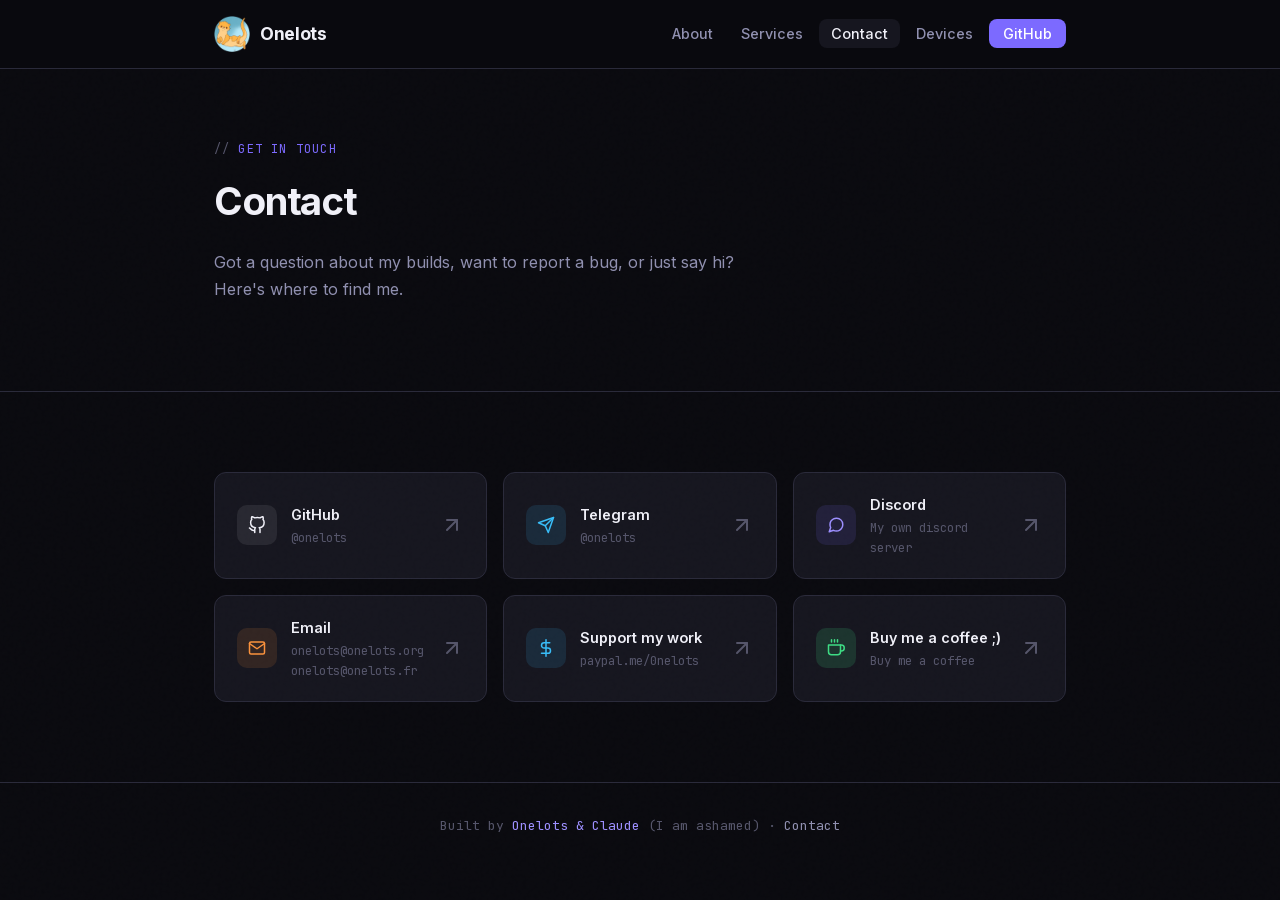
<file: contact.html>
<!DOCTYPE html>
<html lang="en">
<head>
    <meta charset="UTF-8">
    <meta name="viewport" content="width=device-width, initial-scale=1.0">
    <meta name="description" content="Get in touch with Onelots — GitHub, Telegram, Discord, Email or support my work.">
    <meta name="author" content="Onelots">

    <meta property="og:type" content="website">
    <meta property="og:site_name" content="Onelots">
    <meta property="og:url" content="https://onelots.org/contact.html">
    <meta property="og:title" content="Contact — Onelots">
    <meta property="og:description" content="Get in touch with Onelots — GitHub, Telegram, Discord, Email or support my work.">
    <meta property="og:image" content="https://onelots.org/img/og.jpg">
    <meta property="og:image:width" content="1200">
    <meta property="og:image:height" content="630">
    <meta property="og:image:alt" content="Onelots — Android ROM Maintainer">
    <meta name="twitter:card" content="summary_large_image">
    <meta property="og:locale" content="en_US">

    <meta name="theme-color" content="#0a0a0f">
    <title>Contact — Onelots</title>
    <link rel="icon" type="image/png" href="img/onelots.png">
    <link rel="stylesheet" href="css/style.css">
    <link rel="preload" href="fonts/inter.woff2" as="font" type="font/woff2" crossorigin>
</head>
<body>
    <svg xmlns="http://www.w3.org/2000/svg" style="display:none">
        <symbol id="i-arrow-up-right" viewBox="0 0 24 24" fill="none" stroke="currentColor" stroke-width="2" stroke-linecap="round" stroke-linejoin="round"><line x1="7" y1="17" x2="17" y2="7"></line><polyline points="7 7 17 7 17 17"></polyline></symbol>
        <symbol id="i-coffee" viewBox="0 0 24 24" fill="none" stroke="currentColor" stroke-width="2" stroke-linecap="round" stroke-linejoin="round"><path d="M18 8h1a4 4 0 0 1 0 8h-1"></path><path d="M2 8h16v9a4 4 0 0 1-4 4H6a4 4 0 0 1-4-4V8z"></path><line x1="6" y1="1" x2="6" y2="4"></line><line x1="10" y1="1" x2="10" y2="4"></line><line x1="14" y1="1" x2="14" y2="4"></line></symbol>
        <symbol id="i-dollar-sign" viewBox="0 0 24 24" fill="none" stroke="currentColor" stroke-width="2" stroke-linecap="round" stroke-linejoin="round"><line x1="12" y1="1" x2="12" y2="23"></line><path d="M17 5H9.5a3.5 3.5 0 0 0 0 7h5a3.5 3.5 0 0 1 0 7H6"></path></symbol>
        <symbol id="i-github" viewBox="0 0 24 24" fill="none" stroke="currentColor" stroke-width="2" stroke-linecap="round" stroke-linejoin="round"><path d="M9 19c-5 1.5-5-2.5-7-3m14 6v-3.87a3.37 3.37 0 0 0-.94-2.61c3.14-.35 6.44-1.54 6.44-7A5.44 5.44 0 0 0 20 4.77 5.07 5.07 0 0 0 19.91 1S18.73.65 16 2.48a13.38 13.38 0 0 0-7 0C6.27.65 5.09 1 5.09 1A5.07 5.07 0 0 0 5 4.77a5.44 5.44 0 0 0-1.5 3.78c0 5.42 3.3 6.61 6.44 7A3.37 3.37 0 0 0 9 18.13V22"></path></symbol>
        <symbol id="i-mail" viewBox="0 0 24 24" fill="none" stroke="currentColor" stroke-width="2" stroke-linecap="round" stroke-linejoin="round"><path d="M4 4h16c1.1 0 2 .9 2 2v12c0 1.1-.9 2-2 2H4c-1.1 0-2-.9-2-2V6c0-1.1.9-2 2-2z"></path><polyline points="22,6 12,13 2,6"></polyline></symbol>
        <symbol id="i-menu" viewBox="0 0 24 24" fill="none" stroke="currentColor" stroke-width="2" stroke-linecap="round" stroke-linejoin="round"><line x1="3" y1="12" x2="21" y2="12"></line><line x1="3" y1="6" x2="21" y2="6"></line><line x1="3" y1="18" x2="21" y2="18"></line></symbol>
        <symbol id="i-message-circle" viewBox="0 0 24 24" fill="none" stroke="currentColor" stroke-width="2" stroke-linecap="round" stroke-linejoin="round"><path d="M21 11.5a8.38 8.38 0 0 1-.9 3.8 8.5 8.5 0 0 1-7.6 4.7 8.38 8.38 0 0 1-3.8-.9L3 21l1.9-5.7a8.38 8.38 0 0 1-.9-3.8 8.5 8.5 0 0 1 4.7-7.6 8.38 8.38 0 0 1 3.8-.9h.5a8.48 8.48 0 0 1 8 8v.5z"></path></symbol>
        <symbol id="i-send" viewBox="0 0 24 24" fill="none" stroke="currentColor" stroke-width="2" stroke-linecap="round" stroke-linejoin="round"><line x1="22" y1="2" x2="11" y2="13"></line><polygon points="22 2 15 22 11 13 2 9 22 2"></polygon></symbol>
        <symbol id="i-x" viewBox="0 0 24 24" fill="none" stroke="currentColor" stroke-width="2" stroke-linecap="round" stroke-linejoin="round"><line x1="18" y1="6" x2="6" y2="18"></line><line x1="6" y1="6" x2="18" y2="18"></line></symbol>
    </svg>

    <!-- HEADER -->
    <header id="main-header" class="scrolled">
        <div class="container">
            <a href="index.html" class="logo">
                <!-- Good ol' Onelots pfp -->
                    <img 
                        src="img/onelots.webp" 
                        alt="" 
                        class="project-org-logo"
                    >
                Onelots
            </a>
            <nav>
                <ul>
                    <li><a href="index.html">About</a></li>
                    <li><a href="services.html">Services</a></li>
                    <li><a href="contact.html" class="active">Contact</a></li>
                    <li><a href="devices.html">Devices</a></li>
                    <li><a href="https://github.com/onelots" target="_blank" class="nav-cta">GitHub</a></li>
                </ul>
            </nav>
            <button class="mobile-menu-btn" id="mobileMenuBtn" aria-label="Menu" aria-expanded="false" aria-controls="mobileNav">
                <svg class="feather" width="24" height="24" aria-hidden="true"><use href="#i-menu"/></svg>
            </button>
        </div>
    </header>

    <!-- MOBILE NAV -->
    <div class="mobile-nav" id="mobileNav">
        <div class="mobile-nav-header">
            <a href="index.html" class="logo">onelots<span>.</span></a>
            <button class="mobile-close" id="mobileClose" aria-label="Close">
                <svg class="feather" style="width:24px;height:24px;" width="24" height="24" aria-hidden="true"><use href="#i-x"/></svg>
            </button>
        </div>

        <nav class="mobile-nav-links">
            <a href="index.html"><span class="mn-num">01</span>About</a>
            <a href="services.html"><span class="mn-num">02</span>Services</a>
            <a href="contact.html"><span class="mn-num">03</span>Contact</a>
            <a href="devices.html"><span class="mn-num">04</span>Devices</a>
        </nav>

        <div class="mobile-nav-footer">
            <a href="https://github.com/onelots" target="_blank" class="mn-github">
                <svg class="feather" width="24" height="24" aria-hidden="true"><use href="#i-github"/></svg> GitHub
            </a>
        </div>
    </div>

    <!-- PAGE HERO -->
    <section class="page-hero">
        <div class="container">
            <div class="section-header">
                <p class="section-label">Get in touch</p>
                <h1 class="section-title">Contact</h1>
                <p class="section-desc">
                    Got a question about my builds, want to report a bug, or just say hi?
                    Here's where to find me.
                </p>
            </div>
        </div>
    </section>

    <div class="divider"></div>

    <!-- CONTACT -->
    <section id="contact">
        <div class="container">
            <div class="contact-grid">
                <a href="https://github.com/onelots" target="_blank" class="contact-card">
                    <div class="contact-icon github"><svg class="feather" width="24" height="24" aria-hidden="true"><use href="#i-github"/></svg></div>
                    <div class="contact-info">
                        <div class="contact-name">GitHub</div>
                        <div class="contact-handle">@onelots</div>
                    </div>
                    <svg class="feather contact-arrow" width="24" height="24" aria-hidden="true"><use href="#i-arrow-up-right"/></svg>
                </a>
                <a href="https://t.me/onelots" target="_blank" class="contact-card">
                    <div class="contact-icon telegram"><svg class="feather" width="24" height="24" aria-hidden="true"><use href="#i-send"/></svg></div>
                    <div class="contact-info">
                        <div class="contact-name">Telegram</div>
                        <div class="contact-handle">@onelots</div>
                    </div>
                    <svg class="feather contact-arrow" width="24" height="24" aria-hidden="true"><use href="#i-arrow-up-right"/></svg>
                </a>
                <a href="https://discord.onelots.org" target="_blank" class="contact-card">
                    <div class="contact-icon discord"><svg class="feather" width="24" height="24" aria-hidden="true"><use href="#i-message-circle"/></svg></div>
                    <div class="contact-info">
                        <div class="contact-name">Discord</div>
                        <div class="contact-handle">My own discord server</div>
                    </div>
                    <svg class="feather contact-arrow" width="24" height="24" aria-hidden="true"><use href="#i-arrow-up-right"/></svg>
                </a>
                <a href="mailto:onelots@onelots.org" class="contact-card">
                    <div class="contact-icon mail"><svg class="feather" width="24" height="24" aria-hidden="true"><use href="#i-mail"/></svg></div>
                    <div class="contact-info">
                        <div class="contact-name">Email</div>
                        <div class="contact-handle">onelots@onelots.org<br>onelots@onelots.fr</div>
                    </div>
                    <svg class="feather contact-arrow" width="24" height="24" aria-hidden="true"><use href="#i-arrow-up-right"/></svg>
                </a>
                <a href="https://paypal.me/0nelots" target="_blank" class="contact-card">
                    <div class="contact-icon paypal"><svg class="feather" width="24" height="24" aria-hidden="true"><use href="#i-dollar-sign"/></svg></div>
                    <div class="contact-info">
                        <div class="contact-name">Support my work</div>
                        <div class="contact-handle">paypal.me/0nelots</div>
                    </div>
                    <svg class="feather contact-arrow" width="24" height="24" aria-hidden="true"><use href="#i-arrow-up-right"/></svg>
                </a>
                <a href="https://buymeacoffee.com/onelots" target="_blank" class="contact-card">
                    <div class="contact-icon web"><svg class="feather" width="24" height="24" aria-hidden="true"><use href="#i-coffee"/></svg></div>
                    <div class="contact-info">
                        <div class="contact-name">Buy me a coffee ;)</div>
                        <div class="contact-handle">Buy me a coffee</div>
                    </div>
                    <svg class="feather contact-arrow" width="24" height="24" aria-hidden="true"><use href="#i-arrow-up-right"/></svg>
                </a>
            </div>
        </div>
    </section>

    <!-- FOOTER -->
    <footer>
        <div class="container">
            <p>Built by <span>Onelots & Claude</span> (I am ashamed) · <a href="contact.html">Contact</a></p>
        </div>
    </footer>

    <script>
        const header = document.getElementById('main-header');
        window.addEventListener('scroll', () => { header.classList.toggle('scrolled', window.scrollY > 50); });
        const mobileMenuBtn = document.getElementById('mobileMenuBtn');
        const mobileNav = document.getElementById('mobileNav');
        const mobileClose = document.getElementById('mobileClose');
        const setMenu = open => {
            mobileNav.classList.toggle('active', open);
            mobileMenuBtn.setAttribute('aria-expanded', open);
            document.body.style.overflow = open ? 'hidden' : '';
            (open ? mobileClose : mobileMenuBtn).focus();
        };
        mobileMenuBtn.addEventListener('click', () => setMenu(true));
        mobileClose.addEventListener('click', () => setMenu(false));
        document.querySelectorAll('.mobile-nav a').forEach(l => l.addEventListener('click', () => setMenu(false)));
        document.addEventListener('keydown', e => { if (e.key === 'Escape' && mobileNav.classList.contains('active')) setMenu(false); });
    </script>
</body>
</html>
</file>
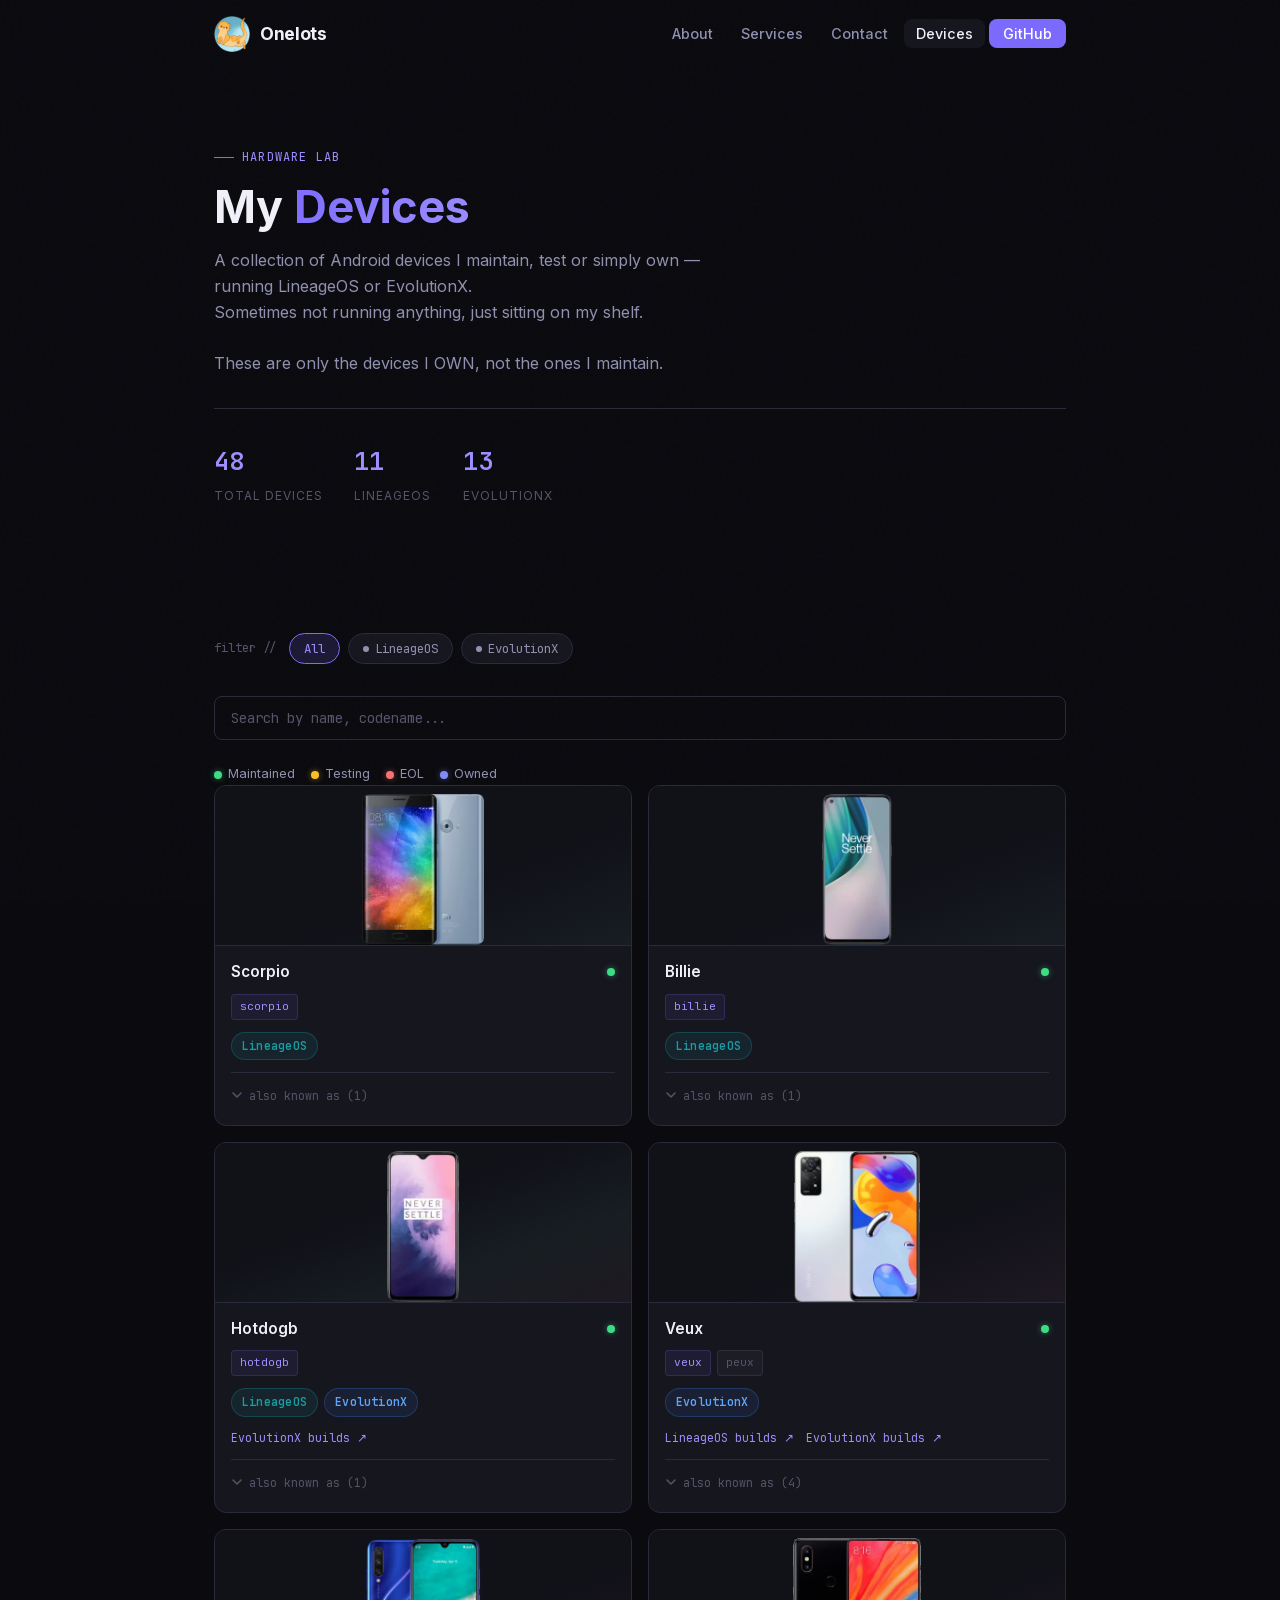
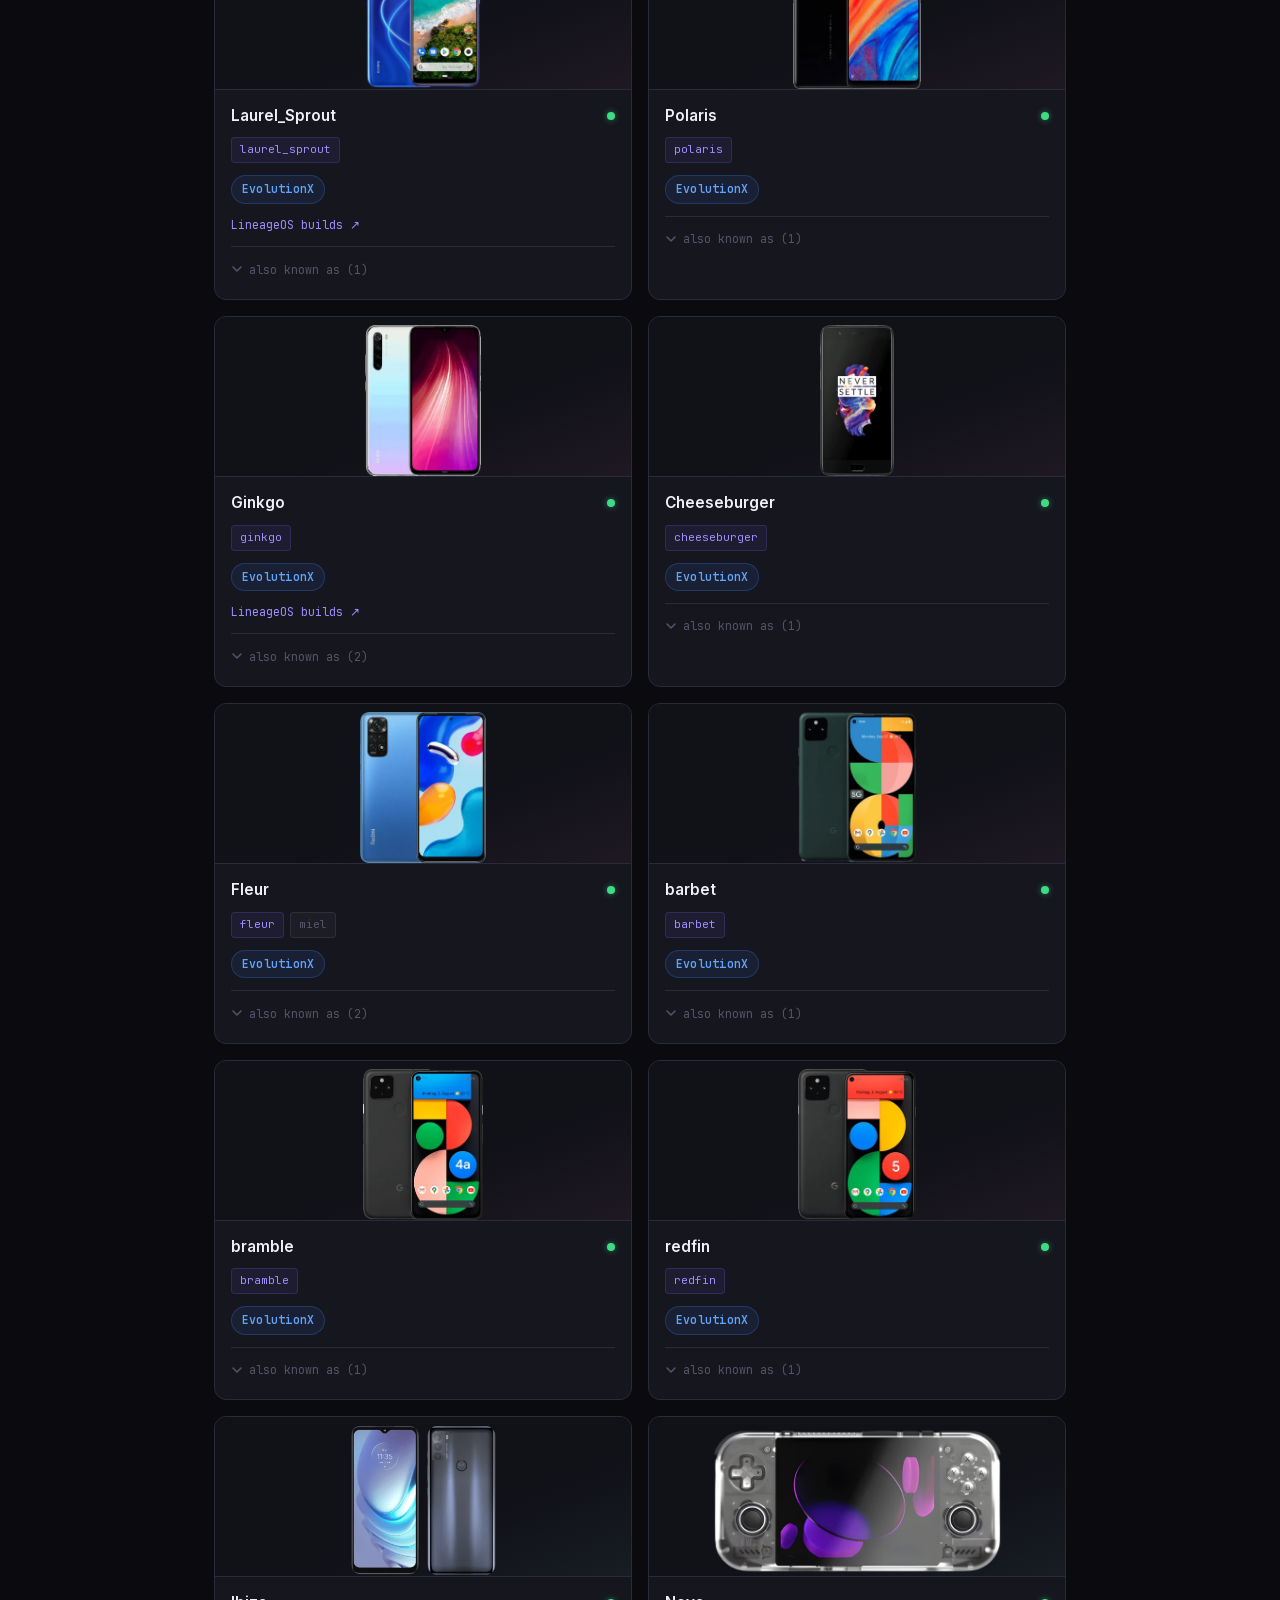
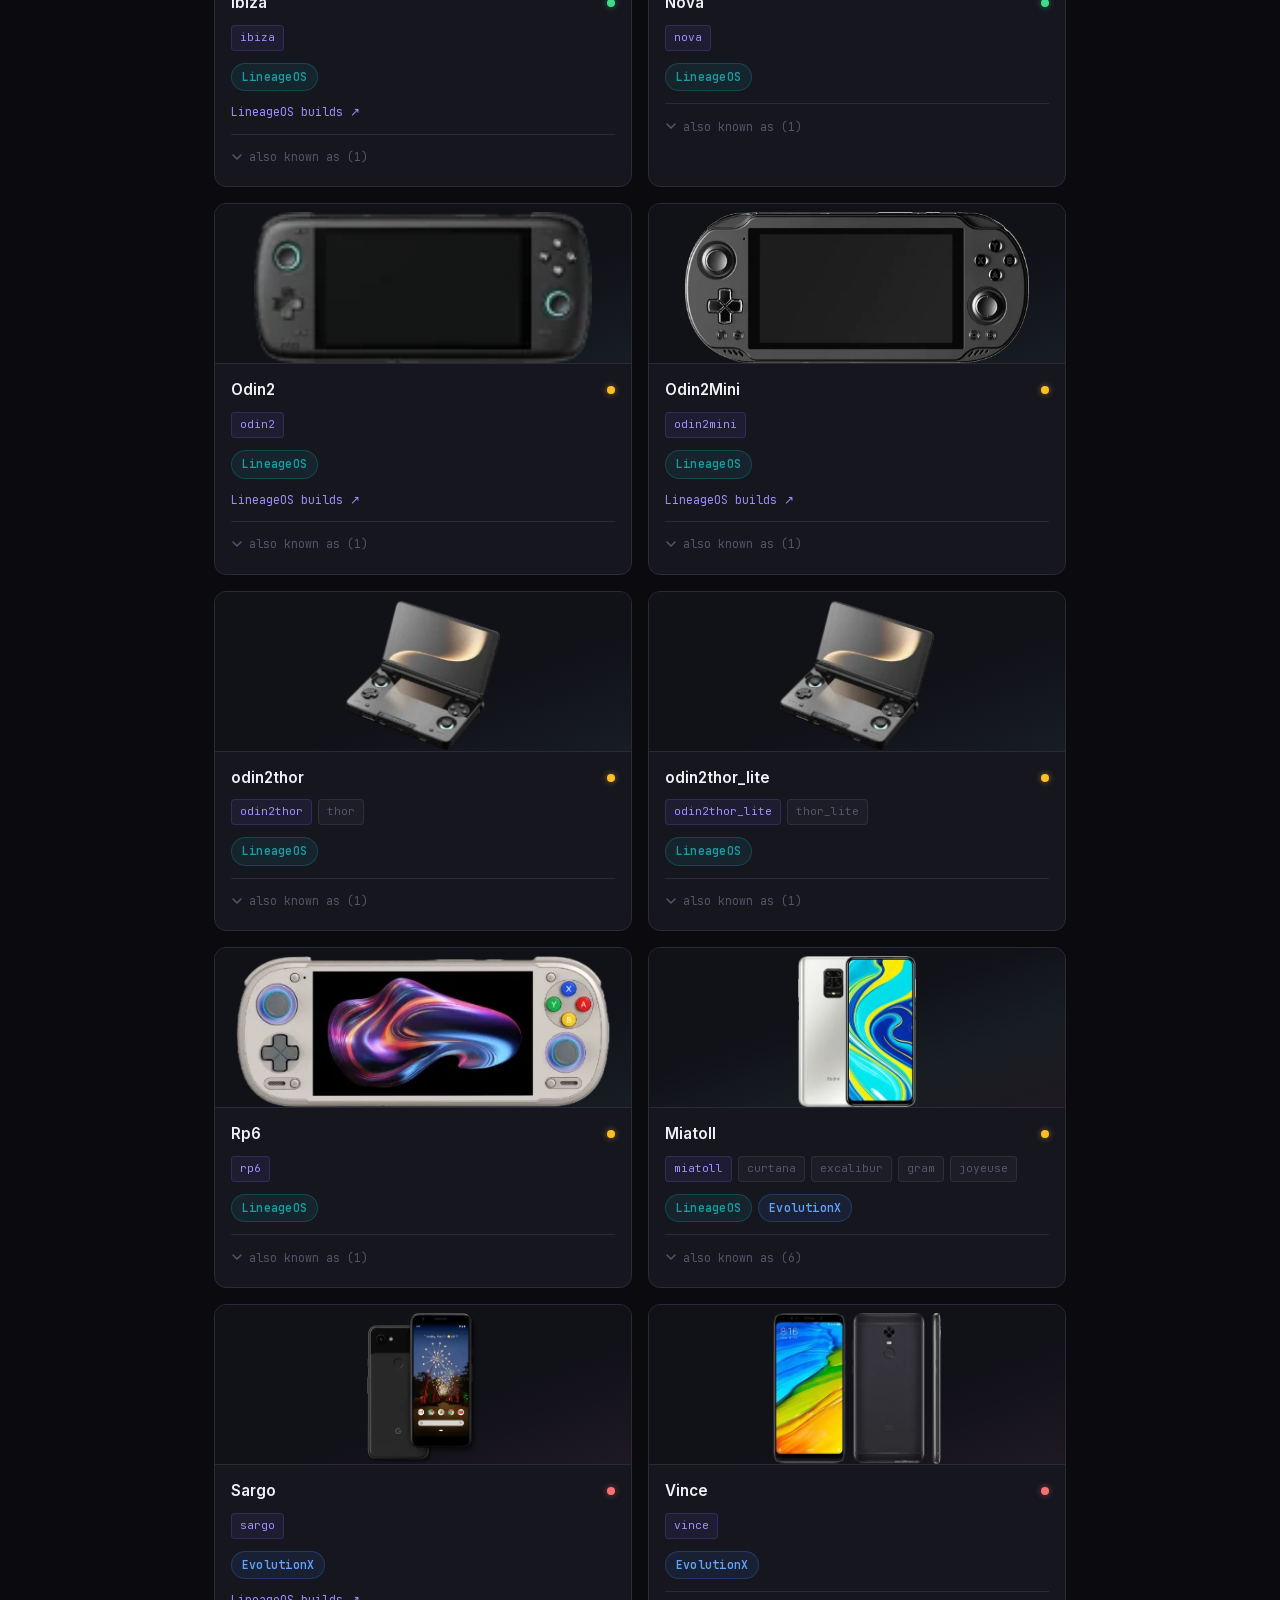
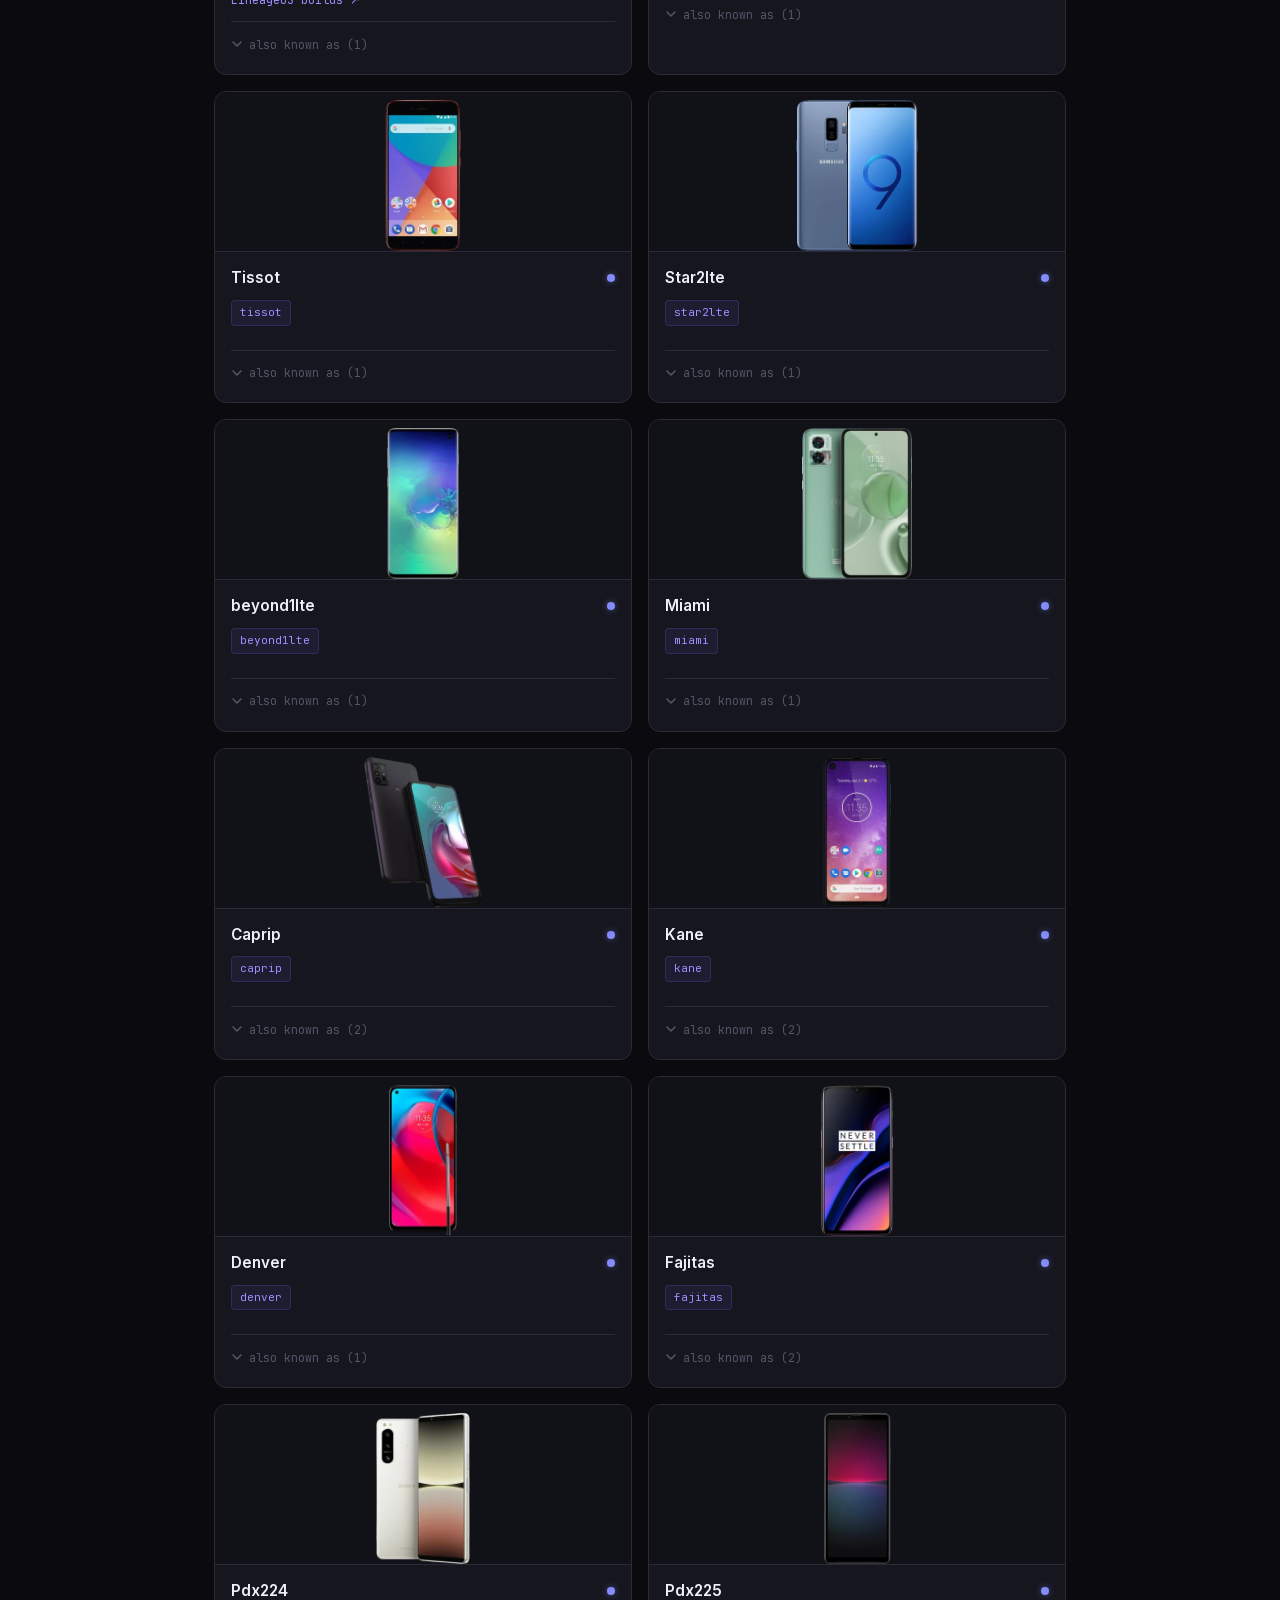
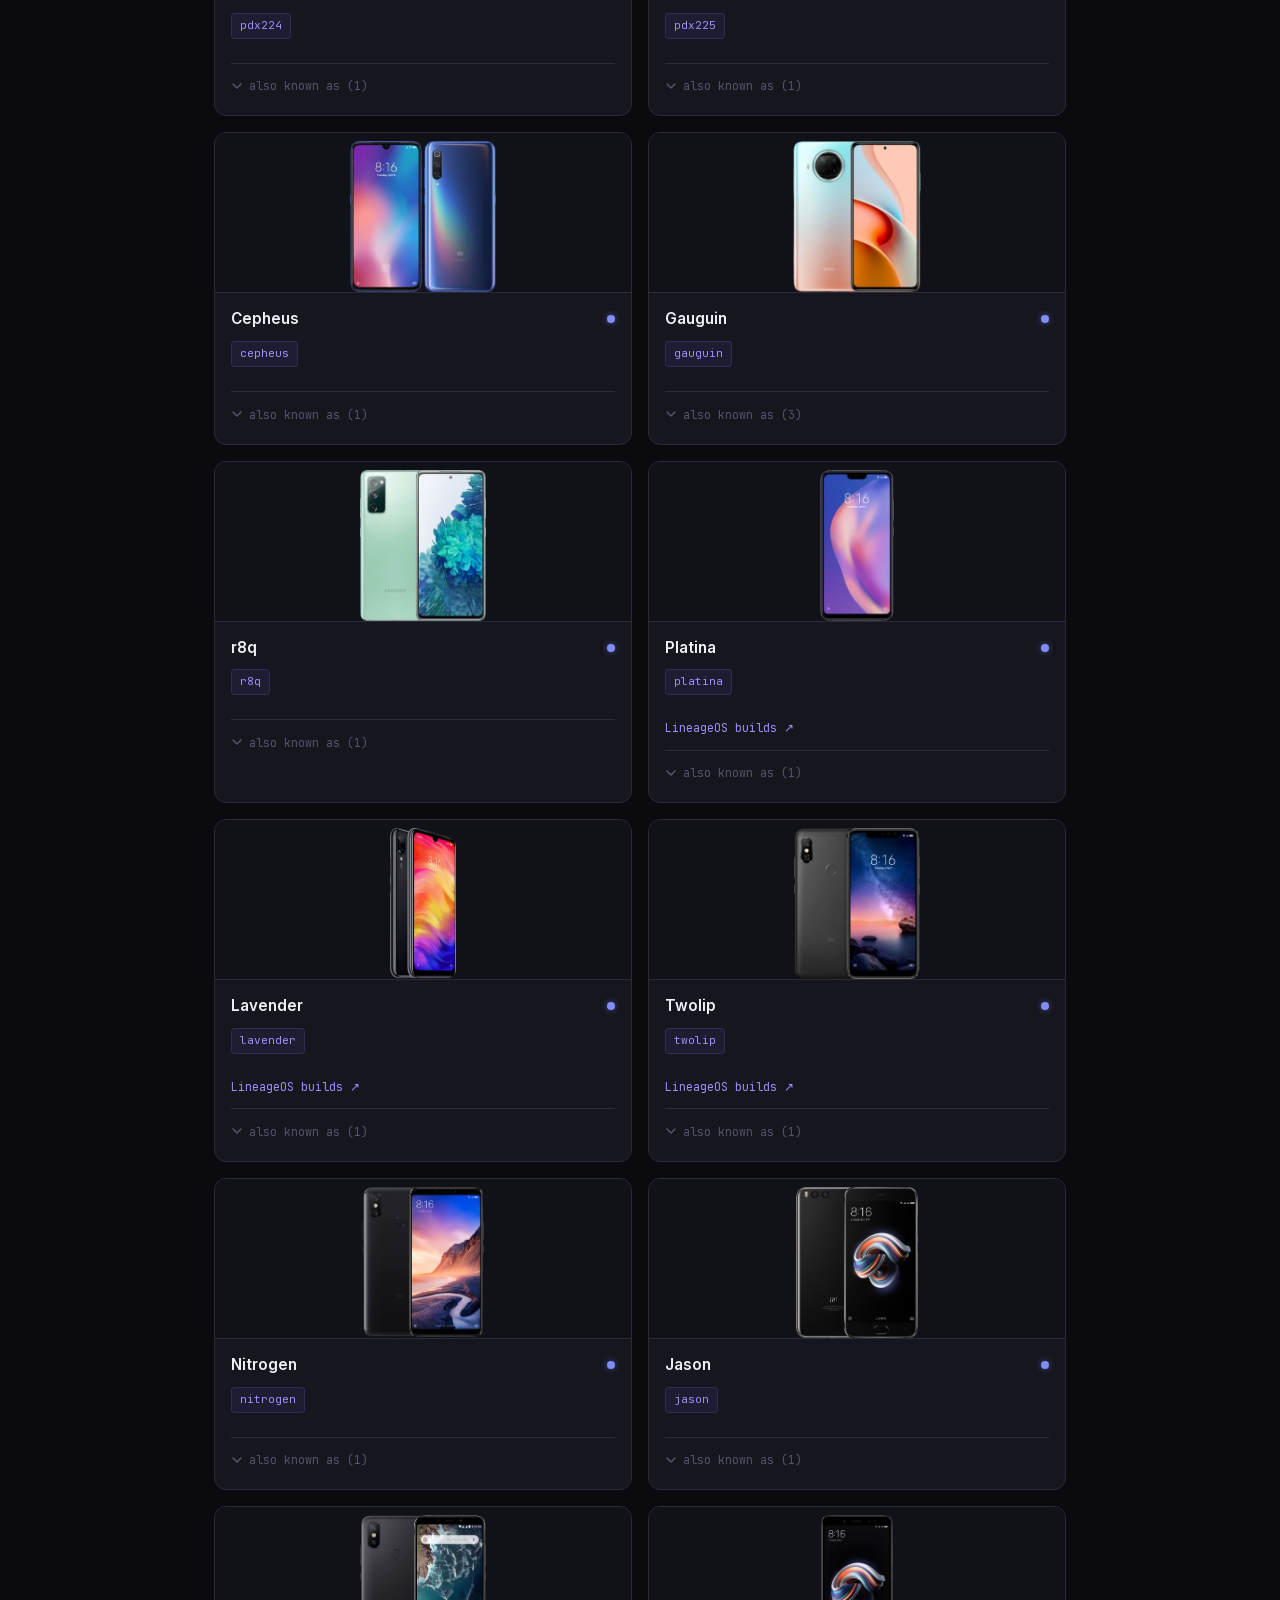
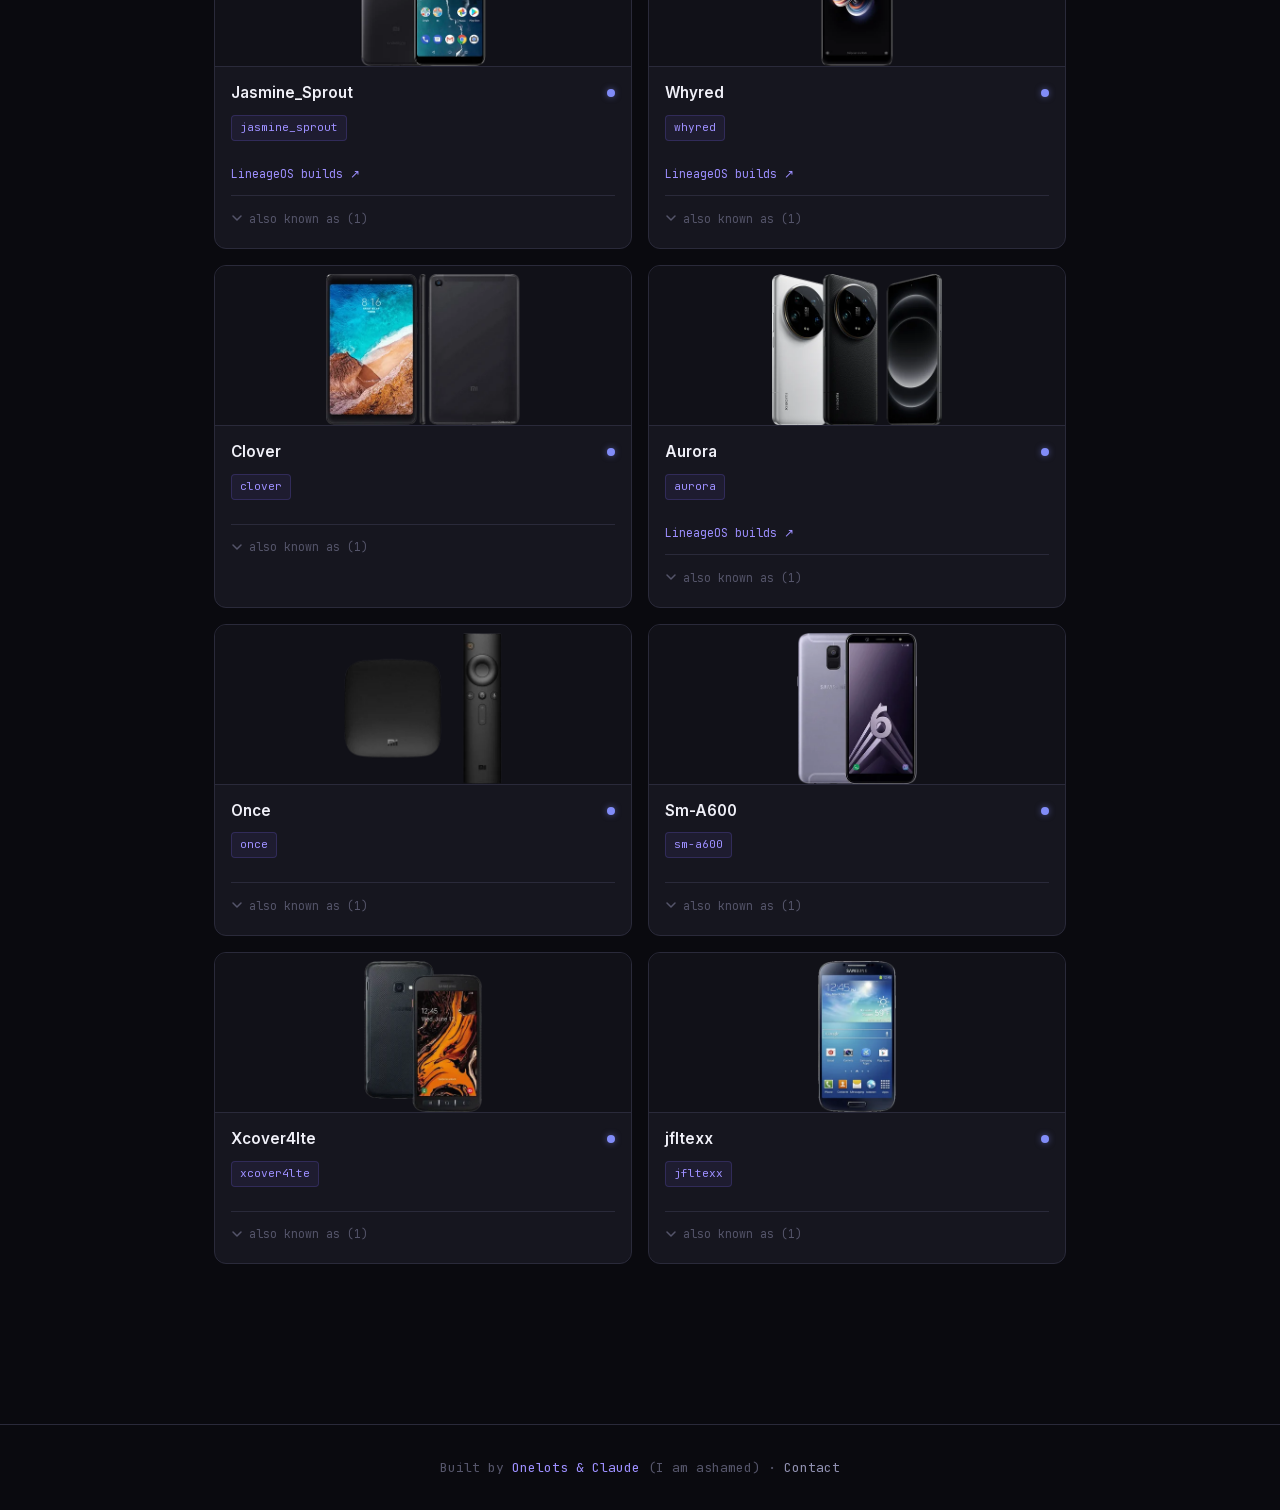
<file: devices.html>
<!DOCTYPE html>
<html lang="en">
<head>
    <meta charset="UTF-8">
    <meta name="viewport" content="width=device-width, initial-scale=1.0">
    <meta name="description" content="A collection of Android devices maintained, tested or owned by Onelots — running LineageOS or EvolutionX.">
    <meta name="author" content="Onelots">

    <meta property="og:type" content="website">
    <meta property="og:site_name" content="Onelots">
    <meta property="og:url" content="https://onelots.org/devices.html">
    <meta property="og:title" content="Devices — Onelots">
    <meta property="og:description" content="A collection of Android devices maintained, tested or owned by Onelots — running LineageOS or EvolutionX.">
    <meta property="og:image" content="https://onelots.org/img/og.jpg">
    <meta property="og:image:width" content="1200">
    <meta property="og:image:height" content="630">
    <meta property="og:image:alt" content="Onelots — Android ROM Maintainer">
    <meta name="twitter:card" content="summary_large_image">
    <meta property="og:locale" content="en_US">

    <meta name="theme-color" content="#0a0a0f">

    <title>Devices — Onelots</title>
    <link rel="icon" type="image/png" href="img/onelots.png">
    <link rel="stylesheet" href="css/style.css">
    <link rel="preload" href="fonts/inter.woff2" as="font" type="font/woff2" crossorigin>
</head>
<body>
    <svg xmlns="http://www.w3.org/2000/svg" style="display:none">
        <symbol id="i-github" viewBox="0 0 24 24" fill="none" stroke="currentColor" stroke-width="2" stroke-linecap="round" stroke-linejoin="round"><path d="M9 19c-5 1.5-5-2.5-7-3m14 6v-3.87a3.37 3.37 0 0 0-.94-2.61c3.14-.35 6.44-1.54 6.44-7A5.44 5.44 0 0 0 20 4.77 5.07 5.07 0 0 0 19.91 1S18.73.65 16 2.48a13.38 13.38 0 0 0-7 0C6.27.65 5.09 1 5.09 1A5.07 5.07 0 0 0 5 4.77a5.44 5.44 0 0 0-1.5 3.78c0 5.42 3.3 6.61 6.44 7A3.37 3.37 0 0 0 9 18.13V22"></path></symbol>
        <symbol id="i-menu" viewBox="0 0 24 24" fill="none" stroke="currentColor" stroke-width="2" stroke-linecap="round" stroke-linejoin="round"><line x1="3" y1="12" x2="21" y2="12"></line><line x1="3" y1="6" x2="21" y2="6"></line><line x1="3" y1="18" x2="21" y2="18"></line></symbol>
        <symbol id="i-x" viewBox="0 0 24 24" fill="none" stroke="currentColor" stroke-width="2" stroke-linecap="round" stroke-linejoin="round"><line x1="18" y1="6" x2="6" y2="18"></line><line x1="6" y1="6" x2="18" y2="18"></line></symbol>
    </svg>

    <!-- HEADER -->
    <header id="main-header" class="scrolled">
        <div class="container">
            <a href="index.html" class="logo">
                <!-- Good ol' Onelots pfp -->
                    <img 
                        src="img/onelots.webp" 
                        alt="" 
                        class="project-org-logo"
                    >
                Onelots
            </a>
            <nav>
                <ul>
                    <li><a href="index.html">About</a></li>
                    <li><a href="services.html">Services</a></li>
                    <li><a href="contact.html">Contact</a></li>
                    <li><a href="devices.html" class="active">Devices</a></li>
                    <li><a href="https://github.com/onelots" target="_blank" class="nav-cta">GitHub</a></li>
                </ul>
            </nav>
            <button class="mobile-menu-btn" id="mobileMenuBtn" aria-label="Menu" aria-expanded="false" aria-controls="mobileNav">
                <svg class="feather" width="24" height="24" aria-hidden="true"><use href="#i-menu"/></svg>
            </button>
        </div>
    </header>

    <!-- MOBILE NAV -->
    <div class="mobile-nav" id="mobileNav">
        <div class="mobile-nav-header">
            <a href="index.html" class="logo">onelots<span>.</span></a>
            <button class="mobile-close" id="mobileClose" aria-label="Close">
                <svg class="feather" style="width:24px;height:24px;" width="24" height="24" aria-hidden="true"><use href="#i-x"/></svg>
            </button>
        </div>

        <nav class="mobile-nav-links">
            <a href="index.html"><span class="mn-num">01</span>About</a>
            <a href="services.html"><span class="mn-num">02</span>Services</a>
            <a href="contact.html"><span class="mn-num">03</span>Contact</a>
            <a href="devices.html"><span class="mn-num">04</span>Devices</a>
        </nav>

        <div class="mobile-nav-footer">
            <a href="https://github.com/onelots" target="_blank" class="mn-github">
                <svg class="feather" width="24" height="24" aria-hidden="true"><use href="#i-github"/></svg> GitHub
            </a>
        </div>
    </div>

    <!-- PAGE HEADER -->
    <section class="devices-header">
        <div class="container">
            <div class="section-label">hardware lab</div>
            <h1>My <span>Devices</span></h1>
            <p>A collection of Android devices I maintain, test or simply own — running LineageOS or EvolutionX.<br>Sometimes not running anything, just sitting on my shelf.<br><br>These are only the devices I OWN, not the ones I maintain.</p>
            <div class="devices-stats">
                <div class="stat-item">
                    <span class="stat-value" id="stat-total">0</span>
                    <span class="stat-label">Total devices</span>
                </div>
                <div class="stat-item">
                    <span class="stat-value" id="stat-los">0</span>
                    <span class="stat-label">LineageOS</span>
                </div>
                <div class="stat-item">
                    <span class="stat-value" id="stat-evox">0</span>
                    <span class="stat-label">EvolutionX</span>
                </div>
            </div>
        </div>
    </section>

    <!-- FILTERS + GRID -->
    <section class="devices-section">
        <div class="container">

            <div class="filters-bar">
                <span class="filter-label">filter //</span>
                <button type="button" class="filter-btn active" aria-pressed="true" data-filter="all">All</button>
                <button type="button" class="filter-btn los" aria-pressed="false" data-filter="lineageos">
                    <span class="filter-dot"></span>LineageOS
                </button>
                <button type="button" class="filter-btn evox" aria-pressed="false" data-filter="evolutionx">
                    <span class="filter-dot"></span>EvolutionX
                </button>
            </div>

            <div class="search-bar">
                <input type="search" id="device-search" aria-label="Search devices" placeholder="Search by name, codename..." autocomplete="off">
            </div>

            <div class="legend">
                <span class="legend-item"><span class="device-status-legend active"></span> Maintained</span>
                <span class="legend-item"><span class="device-status-legend testing"></span> Testing</span>
                <span class="legend-item"><span class="device-status-legend eol"></span> EOL</span>
                <span class="legend-item"><span class="device-status-legend owned"></span> Owned</span>
            </div>

            <div class="devices-grid" id="devices-grid">
                <!-- Cards injected by JS -->
            </div>

        </div>
    </section>

    <!-- FOOTER -->
    <footer>
        <div class="container">
            <p>Built by <span>Onelots & Claude</span> (I am ashamed) · <a href="contact.html">Contact</a></p>
        </div>
    </footer>
    <script src="js/devices.js"></script>
    <script>
        const header = document.getElementById('main-header');
        window.addEventListener('scroll', () => { header.classList.toggle('scrolled', window.scrollY > 50); });
        const mobileMenuBtn = document.getElementById('mobileMenuBtn');
        const mobileNav = document.getElementById('mobileNav');
        const mobileClose = document.getElementById('mobileClose');
        const setMenu = open => {
            mobileNav.classList.toggle('active', open);
            mobileMenuBtn.setAttribute('aria-expanded', open);
            document.body.style.overflow = open ? 'hidden' : '';
            (open ? mobileClose : mobileMenuBtn).focus();
        };
        mobileMenuBtn.addEventListener('click', () => setMenu(true));
        mobileClose.addEventListener('click', () => setMenu(false));
        document.querySelectorAll('.mobile-nav a').forEach(l => l.addEventListener('click', () => setMenu(false)));
        document.addEventListener('keydown', e => { if (e.key === 'Escape' && mobileNav.classList.contains('active')) setMenu(false); });
    </script>
</body>
</html>
</file>
<file: css/style.css>
/* ============================================
   RESET & BASE
============================================ */
*, *::before, *::after {
    margin: 0;
    padding: 0;
    box-sizing: border-box;
}

@font-face {
    font-family: 'Inter';
    font-weight: 400 700;
    font-display: swap;
    src: url(../fonts/inter.woff2) format('woff2');
}

@font-face {
    font-family: 'JetBrains Mono';
    font-weight: 400 600;
    font-display: swap;
    src: url(../fonts/jetbrains-mono.woff2) format('woff2');
}

:root {
    --bg-primary: #0a0a0f;
    --bg-secondary: #111118;
    --bg-card: #16161f;
    --bg-card-hover: #1c1c28;
    --border: #2a2a3a;
    --border-hover: #3d3d55;

    --accent: #7c6aff;
    --accent-light: #9d8fff;
    --accent-glow: rgba(124, 106, 255, 0.15);
    --accent-glow-strong: rgba(124, 106, 255, 0.3);

    --green: #3ddc84;
    --green-glow: rgba(61, 220, 132, 0.15);

    --text-primary: #f0f0f8;
    --text-secondary: #9090b0;
    --text-muted: #55556a;

    --font-main: 'Inter', sans-serif;
    --font-mono: 'JetBrains Mono', monospace;

    --radius: 12px;
    --radius-sm: 8px;
    --transition: 0.25s ease;
}

html {
    scroll-behavior: smooth;
    scroll-padding-top: 80px;
}

:focus-visible {
    outline: 2px solid var(--accent-light);
    outline-offset: 2px;
}

body {
    background-color: var(--bg-primary);
    color: var(--text-primary);
    font-family: var(--font-main);
    line-height: 1.6;
    min-height: 100vh;
    overflow-x: hidden;
}

/* ============================================
   SCROLLBAR
============================================ */
::-webkit-scrollbar { width: 6px; }
::-webkit-scrollbar-track { background: var(--bg-primary); }
::-webkit-scrollbar-thumb { background: var(--border); border-radius: 3px; }
::-webkit-scrollbar-thumb:hover { background: var(--accent); }

/* ============================================
   LAYOUT
============================================ */
.container {
    max-width: 900px;
    margin: 0 auto;
    padding: 0 24px;
}

section {
    padding: 80px 0;
}

/* ============================================
   NOISE OVERLAY
============================================ */
body::before {
    content: '';
    position: fixed;
    inset: 0;
    background-image: url("data:image/svg+xml,%3Csvg viewBox='0 0 256 256' xmlns='http://www.w3.org/2000/svg'%3E%3Cfilter id='noise'%3E%3CfeTurbulence type='fractalNoise' baseFrequency='0.9' numOctaves='4' stitchTiles='stitch'/%3E%3C/filter%3E%3Crect width='100%25' height='100%25' filter='url(%23noise)' opacity='0.04'/%3E%3C/svg%3E");
    pointer-events: none;
    z-index: 0;
    opacity: 0.4;
}

/* ============================================
   HEADER / NAV
============================================ */
header {
    position: fixed;
    top: 0;
    left: 0;
    right: 0;
    z-index: 50;
    padding: 16px 0;
    transition: background var(--transition), border-color var(--transition);
    border-bottom: 1px solid transparent;
}

.mn-logo span {
    color: var(--accent);
}

header.scrolled {
    background: rgba(10, 10, 15, 0.85);
    backdrop-filter: blur(16px);
    -webkit-backdrop-filter: blur(16px);
    border-bottom-color: var(--border);
}

header .container {
    display: flex;
    align-items: center;
    justify-content: space-between;
}

.logo {
    display: flex;
    align-items: center;
    gap: 10px;
    text-decoration: none;
    color: var(--text-primary);
    font-weight: 700;
    font-size: 1.1rem;
    letter-spacing: -0.02em;
}

.logo-icon {
    width: 32px;
    height: 32px;
    background: linear-gradient(135deg, var(--accent), var(--green));
    border-radius: 8px;
    display: flex;
    align-items: center;
    justify-content: center;
}

.logo-icon svg {
    width: 16px;
    height: 16px;
    color: white;
    stroke: white;
}

nav ul {
    display: flex;
    list-style: none;
    gap: 4px;
}

nav ul a {
    text-decoration: none;
    color: var(--text-secondary);
    font-size: 0.9rem;
    font-weight: 500;
    padding: 6px 12px;
    border-radius: var(--radius-sm);
    transition: color var(--transition), background var(--transition);
}

nav ul a:hover,
nav ul a.active {
    color: var(--text-primary);
    background: var(--bg-card);
}

.nav-cta {
    background: var(--accent) !important;
    color: white !important;
    padding: 6px 14px !important;
}

.nav-cta:hover {
    background: var(--accent-light) !important;
}

/* Mobile nav */
.mobile-menu-btn {
    display: none;
    background: none;
    border: none;
    color: var(--text-primary);
    cursor: pointer;
    padding: 4px;
}

.mobile-nav {
    display: none;
    position: fixed;
    inset: 0;
    background: rgba(10, 10, 15, 0.98);
    z-index: 99;
    flex-direction: column;
    padding: 24px 32px 40px;
    backdrop-filter: blur(12px);
}

.mobile-nav.active {
    display: flex;
}

.mobile-nav-header {
    display: flex;
    align-items: center;
    justify-content: space-between;
    margin-bottom: 48px;
}

.mobile-close {
    background: none;
    border: 1px solid var(--border);
    border-radius: 6px;
    color: var(--text-primary);
    cursor: pointer;
    padding: 6px;
    display: flex;
    align-items: center;
    justify-content: center;
    transition: border-color var(--transition), color var(--transition);
}

.mobile-close:hover {
    border-color: var(--accent);
    color: var(--accent);
}

.mobile-nav-links {
    display: flex;
    flex-direction: column;
    gap: 8px;
    flex: 1;
}

.mobile-nav-links a {
    display: flex;
    align-items: center;
    gap: 16px;
    text-decoration: none;
    color: var(--text-secondary);
    font-size: 1.6rem;
    font-weight: 700;
    padding: 12px 0;
    border-bottom: 1px solid var(--border);
    transition: color var(--transition);
    letter-spacing: -0.02em;
}

.mobile-nav-links a:hover {
    color: var(--text-primary);
}

.mn-num {
    font-family: var(--font-mono);
    font-size: 0.75rem;
    color: var(--accent);
    font-weight: 400;
    width: 24px;
}

.mobile-nav-footer {
    padding-top: 24px;
}

.mn-github {
    display: inline-flex;
    align-items: center;
    gap: 8px;
    text-decoration: none;
    color: var(--text-muted);
    font-family: var(--font-mono);
    font-size: 0.875rem;
    transition: color var(--transition);
}

.mn-github:hover {
    color: var(--accent);
}

.mn-github svg {
    width: 16px;
    height: 16px;
}

/* ============================================
   HERO
============================================ */
#hero {
    min-height: 100vh;
    display: flex;
    align-items: center;
    position: relative;
    padding: 0;
}

.hero-bg {
    position: absolute;
    inset: 0;
    overflow: hidden;
    pointer-events: none;
}

.hero-orb {
    position: absolute;
    border-radius: 50%;
    filter: blur(80px);
}

.hero-orb-1 {
    width: 500px;
    height: 500px;
    background: var(--accent);
    top: -100px;
    right: -150px;
    opacity: 0.08;
}

.hero-orb-2 {
    width: 400px;
    height: 400px;
    background: var(--green);
    bottom: 50px;
    left: -100px;
    opacity: 0.06;
}

.hero-content {
    position: relative;
    z-index: 1;
}

.hero-badge {
    display: inline-flex;
    align-items: center;
    gap: 8px;
    background: var(--bg-card);
    border: 1px solid var(--border);
    border-radius: 100px;
    padding: 6px 14px;
    font-size: 0.8rem;
    color: var(--text-secondary);
    margin-bottom: 28px;
    font-family: var(--font-mono);
}

.hero-badge .dot {
    width: 7px;
    height: 7px;
    background: var(--green);
    border-radius: 50%;
    animation: pulse 2s infinite;
}

@keyframes pulse {
    0%, 100% { opacity: 1; transform: scale(1); }
    50% { opacity: 0.5; transform: scale(0.8); }
}

.hero-title {
    font-size: clamp(2.8rem, 6vw, 5rem);
    font-weight: 700;
    letter-spacing: -0.04em;
    line-height: 1.1;
    margin-bottom: 20px;
}

.hero-title .name {
    background: linear-gradient(135deg, var(--text-primary) 30%, var(--accent-light));
    -webkit-background-clip: text;
    -webkit-text-fill-color: transparent;
    background-clip: text;
}

.hero-title .subtitle {
    color: var(--text-secondary);
    font-size: 0.55em;
    font-weight: 500;
    display: block;
    margin-top: 8px;
    letter-spacing: -0.02em;
    -webkit-text-fill-color: var(--text-secondary);
}

.hero-desc {
    font-size: 1.1rem;
    color: var(--text-secondary);
    max-width: 520px;
    margin-bottom: 36px;
    line-height: 1.7;
}

.hero-actions {
    display: flex;
    gap: 12px;
    flex-wrap: wrap;
}

/* ============================================
   BUTTONS
============================================ */
.btn {
    display: inline-flex;
    align-items: center;
    gap: 8px;
    padding: 12px 22px;
    border-radius: var(--radius-sm);
    font-size: 0.9rem;
    font-weight: 600;
    text-decoration: none;
    transition: all var(--transition);
    cursor: pointer;
    border: none;
}

.btn svg {
    width: 16px;
    height: 16px;
}

.btn-primary {
    background: var(--accent);
    color: white;
    box-shadow: 0 0 20px var(--accent-glow-strong);
}

.btn-primary:hover {
    background: var(--accent-light);
    box-shadow: 0 0 30px var(--accent-glow-strong);
    transform: translateY(-1px);
}

.btn-secondary {
    background: var(--bg-card);
    color: var(--text-primary);
    border: 1px solid var(--border);
}

.btn-secondary:hover {
    background: var(--bg-card-hover);
    border-color: var(--border-hover);
    transform: translateY(-1px);
}

.btn-ghost {
    background: transparent;
    color: var(--text-secondary);
    border: 1px solid var(--border);
}

.btn-ghost:hover {
    color: var(--text-primary);
    border-color: var(--border-hover);
    background: var(--bg-card);
}

/* ============================================
   SECTION HEADERS
============================================ */
.section-label {
    font-family: var(--font-mono);
    font-size: 0.75rem;
    color: var(--accent);
    text-transform: uppercase;
    letter-spacing: 0.1em;
    margin-bottom: 12px;
    display: flex;
    align-items: center;
    gap: 8px;
}

.section-label::before {
    content: '//';
    color: var(--text-muted);
}

.section-title {
    font-size: clamp(1.8rem, 3vw, 2.4rem);
    font-weight: 700;
    letter-spacing: -0.03em;
    margin-bottom: 16px;
}

.section-desc {
    color: var(--text-secondary);
    font-size: 1rem;
    max-width: 560px;
    line-height: 1.7;
}

.section-header {
    margin-bottom: 48px;
}

/* ============================================
   ABOUT SECTION
============================================ */
#about {
    background: var(--bg-secondary);
}

.about-grid {
    display: grid;
    grid-template-columns: 1fr 1fr;
    gap: 48px;
    align-items: start;
}

.about-text p {
    color: var(--text-secondary);
    margin-bottom: 16px;
    line-height: 1.8;
}

.about-text p:last-child {
    margin-bottom: 0;
}

.about-text strong {
    color: var(--text-primary);
    font-weight: 600;
}

.highlight-green {
    color: var(--green);
    font-weight: 600;
}

.highlight-accent {
    color: var(--accent-light);
    font-weight: 600;
}

/* ============================================
   ABOUT AVATAR
============================================ */
.about-avatar {
    display: flex;
    flex-direction: column;
    align-items: center;
    gap: 16px;
}

.avatar-wrapper {
    position: relative;
    width: 180px;
    height: 180px;
}

.avatar-img {
    width: 180px;
    height: 180px;
    border-radius: 50%;
    object-fit: cover;
    border: 2px solid var(--border);
    transition: border-color var(--transition);
    display: block;
}

.avatar-wrapper:hover .avatar-img {
    border-color: var(--accent);
}

.avatar-ring {
    position: absolute;
    inset: -6px;
    border-radius: 50%;
    background: conic-gradient(var(--accent), var(--green), var(--accent));
    z-index: -1;
    opacity: 0;
    transition: opacity var(--transition);
    animation: spin 4s linear infinite;
}

.avatar-wrapper:hover .avatar-ring {
    opacity: 1;
}

@keyframes spin {
    from { transform: rotate(0deg); }
    to { transform: rotate(360deg); }
}

.avatar-name {
    font-size: 1.1rem;
    font-weight: 700;
    color: var(--text-primary);
    letter-spacing: -0.02em;
}

.avatar-role {
    font-size: 0.78rem;
    font-family: var(--font-mono);
    color: var(--text-muted);
    text-align: center;
    line-height: 1.6;
}

/* Responsive fix */
@media (max-width: 768px) {
    .about-grid {
        grid-template-columns: 1fr;
    }
    .about-avatar {
        order: -1;
    }
}


/* ============================================
   INFO ITEMS (skills, etc)
============================================ */
.info-list {
    grid-column: 1 / -1;
    display: grid;
    grid-template-columns: repeat(auto-fit, minmax(300px, 1fr));
    gap: 12px;
}

.info-item {
    background: var(--bg-card);
    border: 1px solid var(--border);
    border-radius: var(--radius-sm);
    padding: 14px 16px;
    display: flex;
    align-items: center;
    gap: 12px;
    transition: border-color var(--transition), background var(--transition);
}

.info-item:hover {
    border-color: var(--border-hover);
    background: var(--bg-card-hover);
}

.info-icon {
    width: 36px;
    height: 36px;
    border-radius: 8px;
    display: flex;
    align-items: center;
    justify-content: center;
    flex-shrink: 0;
    font-size: 1.1rem;
}

.info-icon.green { background: var(--green-glow); }
.info-icon.accent { background: var(--accent-glow); }
.info-icon.blue { background: rgba(56, 189, 248, 0.12); }
.info-icon.orange { background: rgba(251, 146, 60, 0.12); }

.info-content {
    flex: 1;
}

.info-name {
    font-size: 0.9rem;
    font-weight: 600;
    color: var(--text-primary);
}

.info-desc {
    font-size: 0.78rem;
    color: var(--text-muted);
    margin-top: 2px;
}

/* ============================================
   PROJECT CARDS
============================================ */
.projects-grid {
    display: grid;
    grid-template-columns: 1fr 1fr;
    gap: 20px;
}

.project-card {
    background: var(--bg-card);
    border: 1px solid var(--border);
    border-radius: var(--radius);
    padding: 28px;
    text-decoration: none;
    color: inherit;
    transition: all var(--transition);
    position: relative;
    overflow: hidden;
    display: flex;
    flex-direction: column;
    gap: 16px;
}

.project-card::before {
    content: '';
    position: absolute;
    top: 0;
    left: 0;
    right: 0;
    height: 2px;
    background: linear-gradient(90deg, var(--accent), var(--green));
    opacity: 0;
    transition: opacity var(--transition);
}

.project-card:hover {
    border-color: var(--border-hover);
    background: var(--bg-card-hover);
    transform: translateY(-3px);
    box-shadow: 0 12px 40px rgba(0, 0, 0, 0.4);
}

.project-card:hover::before {
    opacity: 1;
}

.project-card.featured {
    grid-column: 1 / -1;
    flex-direction: row;
    align-items: center;
    gap: 32px;
}

.project-logo {
    width: 52px;
    height: 52px;
    border-radius: 12px;
    display: flex;
    align-items: center;
    justify-content: center;
    font-size: 1.6rem;
    flex-shrink: 0;
}

.project-logo.evox {
    background: linear-gradient(135deg, #7c6aff22, #7c6aff44);
    border: 1px solid #7c6aff44;
}

.project-logo.lineage {
    background: linear-gradient(135deg, #3ddc8422, #3ddc8444);
    border: 1px solid #3ddc8444;
}

.project-body { flex: 1; }

.project-header {
    display: flex;
    align-items: center;
    justify-content: space-between;
    gap: 12px;
    margin-bottom: 8px;
    flex-wrap: wrap;
}

.project-name {
    font-size: 1rem;
    font-weight: 700;
    color: var(--text-primary);
}

.project-card.featured .project-name {
    font-size: 1.2rem;
}

.project-badge {
    font-size: 0.7rem;
    font-weight: 600;
    font-family: var(--font-mono);
    padding: 3px 8px;
    border-radius: 100px;
}

.badge-maintainer {
    background: var(--accent-glow);
    color: var(--accent-light);
    border: 1px solid #7c6aff44;
}

.badge-member {
    background: var(--green-glow);
    color: var(--green);
    border: 1px solid #3ddc8444;
}

.project-desc {
    font-size: 0.88rem;
    color: var(--text-secondary);
    line-height: 1.6;
}

.project-tags {
    display: flex;
    gap: 6px;
    flex-wrap: wrap;
    margin-top: 12px;
}

.tag {
    font-size: 0.72rem;
    font-family: var(--font-mono);
    color: var(--text-muted);
    background: var(--bg-secondary);
    border: 1px solid var(--border);
    border-radius: 4px;
    padding: 3px 7px;
}

.project-arrow {
    color: var(--text-muted);
    transition: color var(--transition), transform var(--transition);
    flex-shrink: 0;
}

.project-card:hover .project-arrow {
    color: var(--accent);
    transform: translate(3px, -3px);
}

.project-org-logo {
    width: 36px;
    height: 36px;
    border-radius: 8px;
    object-fit: cover;
}

/* ============================================
   SERVICE CARDS (services.html)
============================================ */
.services-grid {
    display: grid;
    grid-template-columns: repeat(auto-fill, minmax(280px, 1fr));
    gap: 20px;
}

.service-card {
    background: var(--bg-card);
    border: 1px solid var(--border);
    border-radius: var(--radius);
    padding: 28px;
    text-decoration: none;
    color: inherit;
    transition: all var(--transition);
    display: flex;
    flex-direction: column;
    gap: 16px;
    position: relative;
    overflow: hidden;
}

.service-card::before {
    content: '';
    position: absolute;
    top: 0;
    left: 0;
    right: 0;
    height: 2px;
    opacity: 0;
    transition: opacity var(--transition);
}

.service-card:hover {
    border-color: var(--border-hover);
    background: var(--bg-card-hover);
    transform: translateY(-3px);
    box-shadow: 0 12px 40px rgba(0, 0, 0, 0.4);
}

.service-card:hover::before {
    opacity: 1;
}

.service-card.accent-line::before { background: var(--accent); }
.service-card.green-line::before { background: var(--green); }
.service-card.blue-line::before { background: #38bdf8; }
.service-card.orange-line::before { background: #fb923c; }
.service-card.purple-line::before { background: #9d00ff; }
.service-card.red-line::before { background: #C21D04; }

.service-icon {
    width: 44px;
    height: 44px;
    border-radius: 10px;
    display: flex;
    align-items: center;
    justify-content: center;
    font-size: 1.3rem;
    flex-shrink: 0;
}

.service-icon.accent {
    background: var(--accent-glow);
    border: 1px solid #7c6aff33;
}

.service-icon.green {
    background: var(--green-glow);
    border: 1px solid #3ddc8433;
}

.service-icon.blue {
    background: rgba(56, 189, 248, 0.12);
    border: 1px solid rgba(56, 189, 248, 0.2);
}

.service-icon.orange {
    background: rgba(251, 146, 60, 0.12);
    border: 1px solid rgba(251, 146, 60, 0.2);
}

.service-icon.purple {
    background: rgba(157, 0, 255, 0.12);
    border: 1px solid rgba(157, 0, 255, 0.2);
}

.service-icon.red {
    background: rgba(194, 29, 4, 0.12);
    border: 1px solid rgba(194, 29, 4, 0.2);
}

.service-name {
    font-size: 1.05rem;
    font-weight: 700;
    color: var(--text-primary);
}

.service-desc {
    font-size: 0.88rem;
    color: var(--text-secondary);
    line-height: 1.6;
}

.service-footer {
    margin-top: auto;
    display: flex;
    align-items: center;
    justify-content: space-between;
    gap: 8px;
}

.service-url {
    font-family: var(--font-mono);
    font-size: 0.75rem;
    color: var(--text-muted);
    overflow: hidden;
    text-overflow: ellipsis;
    white-space: nowrap;
}

.service-arrow {
    color: var(--text-muted);
    transition: color var(--transition), transform var(--transition);
    flex-shrink: 0;
}

.service-card:hover .service-arrow {
    color: var(--accent);
    transform: translate(3px, -3px);
}

.service-badge {
    margin-left: auto;
}

/* ============================================
   CONTACT CARDS
============================================ */
.contact-grid {
    display: grid;
    grid-template-columns: repeat(auto-fill, minmax(260px, 1fr));
    gap: 16px;
}

.contact-card {
    background: var(--bg-card);
    border: 1px solid var(--border);
    border-radius: var(--radius);
    padding: 20px 22px;
    text-decoration: none;
    color: inherit;
    display: flex;
    align-items: center;
    gap: 14px;
    transition: all var(--transition);
}

.contact-card:hover {
    border-color: var(--border-hover);
    background: var(--bg-card-hover);
    transform: translateY(-2px);
    box-shadow: 0 8px 30px rgba(0, 0, 0, 0.3);
}

.contact-icon {
    width: 40px;
    height: 40px;
    border-radius: 10px;
    display: flex;
    align-items: center;
    justify-content: center;
    flex-shrink: 0;
}

.contact-icon svg {
    width: 18px;
    height: 18px;
}

.contact-icon.github { background: rgba(255,255,255,0.08); color: var(--text-primary); }
.contact-icon.telegram { background: rgba(56, 189, 248, 0.12); color: #38bdf8; }
.contact-icon.discord { background: rgba(124, 106, 255, 0.12); color: var(--accent-light); }
.contact-icon.mail { background: rgba(251, 146, 60, 0.12); color: #fb923c; }
.contact-icon.paypal { background: rgba(56, 189, 248, 0.12); color: #38bdf8; }
.contact-icon.web { background: var(--green-glow); color: var(--green); }

.contact-info { flex: 1; }

.contact-name {
    font-size: 0.9rem;
    font-weight: 600;
    color: var(--text-primary);
}

.contact-handle {
    font-size: 0.78rem;
    color: var(--text-muted);
    font-family: var(--font-mono);
    margin-top: 2px;
}

.contact-arrow {
    color: var(--text-muted);
    transition: color var(--transition), transform var(--transition);
    flex-shrink: 0;
}

.contact-card:hover .contact-arrow {
    color: var(--accent);
    transform: translate(3px, -3px);
}

/* ============================================
   PAGE HERO (for sub-pages)
============================================ */
.page-hero {
    padding-top: 140px;
    padding-bottom: 40px;
}

/* ============================================
   DIVIDER
============================================ */
.divider {
    height: 1px;
    background: var(--border);
    margin: 0;
}

/* ============================================
   FOOTER
============================================ */
footer {
    padding: 32px 0;
    border-top: 1px solid var(--border);
    text-align: center;
}

footer p {
    color: var(--text-muted);
    font-size: 0.82rem;
    font-family: var(--font-mono);
}

footer span {
    color: var(--accent-light);
}

footer a {
    color: var(--text-secondary);
    text-decoration: none;
    transition: color var(--transition);
}

footer a:hover {
    color: var(--accent-light);
}

/* ============================================
   RESPONSIVE
============================================ */
@media (max-width: 768px) {
    section { padding: 60px 0; }
    nav ul { display: none; }
    .mobile-menu-btn { display: flex; }
    .about-grid { grid-template-columns: 1fr; gap: 32px; }
    .projects-grid { grid-template-columns: 1fr; }
    .project-card.featured { flex-direction: column; gap: 16px; }
    .services-grid { grid-template-columns: 1fr; }
    .contact-grid { grid-template-columns: 1fr; }
    .hero-title { font-size: 2.4rem; }
}

@media (max-width: 480px) {
    .hero-actions { flex-direction: column; }
    .btn { justify-content: center; }
}

/* ============================================
   DEVICES PAGE
============================================ */

.devices-header {
    padding-top: 140px;
    padding-bottom: 48px;
}

.devices-header .section-label {
    display: inline-flex;
    align-items: center;
    gap: 8px;
    font-family: var(--font-mono);
    font-size: 0.75rem;
    color: var(--accent-light);
    text-transform: uppercase;
    letter-spacing: 0.1em;
    margin-bottom: 16px;
}

.devices-header .section-label::before {
    content: '';
    width: 20px;
    height: 1px;
    background: var(--accent);
}

.devices-header h1 {
    font-size: 2.8rem;
    font-weight: 700;
    line-height: 1.1;
    margin-bottom: 16px;
}

.devices-header h1 span {
    background: linear-gradient(135deg, var(--accent), var(--accent-light));
    -webkit-background-clip: text;
    -webkit-text-fill-color: transparent;
    background-clip: text;
}

.devices-header p {
    color: var(--text-secondary);
    font-size: 1rem;
    max-width: 520px;
}

.devices-stats {
    display: flex;
    gap: 32px;
    margin-top: 32px;
    padding-top: 32px;
    border-top: 1px solid var(--border);
    flex-wrap: wrap;
}

.stat-item {
    display: flex;
    flex-direction: column;
    gap: 4px;
}

.stat-value {
    font-size: 1.6rem;
    font-weight: 700;
    font-family: var(--font-mono);
    color: var(--accent-light);
}

.stat-label {
    font-size: 0.75rem;
    color: var(--text-muted);
    text-transform: uppercase;
    letter-spacing: 0.08em;
}

.search-bar {
    margin-bottom: 24px;
}

.search-bar input {
    width: 100%;
    padding: 12px 16px;
    background: var(--surface);
    border: 1px solid var(--border);
    border-radius: 8px;
    color: var(--text-primary);
    font-family: var(--font-mono);
    font-size: 0.875rem;
    outline: none;
    transition: border-color 0.2s;
}

.search-bar input::placeholder {
    color: var(--text-muted);
}

.search-bar input:focus {
    border-color: var(--accent-light);
}

/* ============================================
   FILTERS
============================================ */

.filters-bar {
    display: flex;
    gap: 8px;
    margin-bottom: 32px;
    flex-wrap: wrap;
    align-items: center;
}

.filter-label {
    font-size: 0.75rem;
    color: var(--text-muted);
    font-family: var(--font-mono);
    margin-right: 4px;
}

.filter-btn {
    display: inline-flex;
    align-items: center;
    gap: 6px;
    padding: 6px 14px;
    border-radius: 999px;
    border: 1px solid var(--border);
    background: var(--bg-card);
    color: var(--text-secondary);
    font-size: 0.78rem;
    font-family: var(--font-mono);
    cursor: pointer;
    transition: all var(--transition);
}

.filter-btn:hover {
    border-color: var(--border-hover);
    color: var(--text-primary);
}

.filter-btn.active {
    border-color: var(--accent);
    background: var(--accent-glow);
    color: var(--accent-light);
}

.filter-btn.active.los {
    background: rgba(22, 124, 128, 0.15);
    border: 1px solid rgba(22, 124, 128, 0.4);
    color: #1a9ca1;
}

.filter-btn.active.evox {
    background: rgba(59, 130, 246, 0.1);
    border: 1px solid rgba(59, 130, 246, 0.25);
    color: #60a5fa;
}

.filter-dot {
    width: 6px;
    height: 6px;
    border-radius: 50%;
    background: currentColor;
}

/* ============================================
   DEVICES GRID
============================================ */

.devices-grid {
    display: grid;
    grid-template-columns: repeat(auto-fill, minmax(280px, 1fr));
    gap: 16px;
    padding-bottom: 80px;
}

.legend {
    display: flex;
    gap: 16px;
    margin-top: 12px;
    flex-wrap: wrap;
}

.legend-item {
    display: flex;
    align-items: center;
    gap: 6px;
    font-size: 0.8rem;
    color: var(--text-secondary);
}


/* ============================================
   DEVICE CARD
============================================ */

.device-card {
    background: var(--bg-card);
    border: 1px solid var(--border);
    border-radius: var(--radius);
    overflow: hidden;
    transition: border-color var(--transition), background var(--transition), transform var(--transition);
}

.device-card:hover {
    border-color: var(--border-hover);
    background: var(--bg-card-hover);
    transform: translateY(-2px);
}

.device-image {
    width: 100%;
    height: 160px;
    background: var(--bg-secondary);
    display: flex;
    align-items: center;
    justify-content: center;
    position: relative;
    overflow: hidden;
    border-bottom: 1px solid var(--border);
}

.device-image img {
    width: 100%;
    height: 100%;
    object-fit: contain;
    object-position: center bottom; /* colle le phone en bas */
    padding: 8px 16px 0;
}

.device-placeholder {
    display: flex;
    flex-direction: column;
    align-items: center;
    justify-content: center;
    gap: 10px;
    width: 100%;
    height: 100%;
}

.device-placeholder-icon {
    width: 56px;
    height: 88px;
    border: 2px solid var(--border-hover);
    border-radius: 10px;
    position: relative;
    display: flex;
    align-items: center;
    justify-content: center;
}

.device-placeholder-icon::before {
    content: '';
    width: 20px;
    height: 3px;
    background: var(--border-hover);
    border-radius: 2px;
    position: absolute;
    top: 8px;
}

.device-placeholder-icon::after {
    content: '';
    width: 10px;
    height: 10px;
    border: 2px solid var(--border-hover);
    border-radius: 50%;
    position: absolute;
    bottom: 8px;
}

.device-placeholder-codename {
    font-family: var(--font-mono);
    font-size: 0.7rem;
    color: var(--text-muted);
    letter-spacing: 0.1em;
}

.device-card[data-roms*="lineageos"] .device-image {
    background: linear-gradient(160deg, var(--bg-secondary) 60%, rgba(61, 220, 132, 0.04));
}

.device-card[data-roms*="evolutionx"] .device-image {
    background: linear-gradient(160deg, var(--bg-secondary) 60%, rgba(248, 113, 113, 0.04));
}

.device-card[data-roms*="lineageos"][data-roms*="evolutionx"] .device-image {
    background: linear-gradient(160deg, var(--bg-secondary) 40%, rgba(61, 220, 132, 0.04), rgba(248, 113, 113, 0.04));
}

.device-body {
    padding: 16px;
    display: flex;
    flex-direction: column;
    gap: 12px;
}

.device-top {
    display: flex;
    align-items: flex-start;
    justify-content: space-between;
    gap: 8px;
}

.device-name-block {
    display: flex;
    flex-direction: column;
    gap: 4px;
    flex: 1;
    min-width: 0;
}

.device-brand {
    font-size: 0.7rem;
    color: var(--text-muted);
    text-transform: uppercase;
    letter-spacing: 0.1em;
    font-family: var(--font-mono);
}

.device-model {
    font-size: 0.95rem;
    font-weight: 600;
    color: var(--text-primary);
    line-height: 1.3;
}

.device-codenames {
    display: flex;
    flex-wrap: wrap;
    gap: 6px;
}

.codename-badge {
    display: inline-flex;
    align-items: center;
    padding: 3px 8px;
    background: rgba(124, 106, 255, 0.08);
    border: 1px solid rgba(124, 106, 255, 0.2);
    border-radius: 4px;
    font-family: var(--font-mono);
    font-size: 0.7rem;
    color: var(--accent-light);
}

.codename-badge.alias {
    background: rgba(144, 144, 176, 0.06);
    border-color: rgba(144, 144, 176, 0.15);
    color: var(--text-muted);
}

.device-roms {
    display: flex;
    gap: 6px;
    flex-wrap: wrap;
}

.rom-badge {
    display: inline-flex;
    align-items: center;
    gap: 5px;
    padding: 4px 10px;
    border-radius: 999px;
    font-size: 0.72rem;
    font-weight: 600;
    font-family: var(--font-mono);
    letter-spacing: 0.02em;
}

.rom-badge.lineageos {
    background: rgba(22, 124, 128, 0.15);
    border: 1px solid rgba(22, 124, 128, 0.4);
    color: #1a9ca1;
}

.rom-badge.evolutionx {
    background: rgba(59, 130, 246, 0.1);
    border: 1px solid rgba(59, 130, 246, 0.25);
    color: #60a5fa;
}


.rom-badge svg {
    width: 12px;
    height: 12px;
    flex-shrink: 0;
}

.device-builds {
    display: flex;
    gap: 12px;
    flex-wrap: wrap;
}

.device-builds a {
    font-size: 0.72rem;
    font-family: var(--font-mono);
    color: var(--accent-light);
    text-decoration: none;
}

.device-builds a:hover {
    text-decoration: underline;
}

.device-aka {
    border-top: 1px solid var(--border);
    padding-top: 10px;
}

.aka-toggle {
    display: inline-flex;
    align-items: center;
    gap: 6px;
    font-size: 0.72rem;
    color: var(--text-muted);
    font-family: var(--font-mono);
    cursor: pointer;
    background: none;
    border: none;
    padding: 0;
    transition: color var(--transition);
    width: 100%;
    text-align: left;
}

.aka-toggle:hover {
    color: var(--text-secondary);
}

.aka-toggle svg {
    transition: transform var(--transition);
    flex-shrink: 0;
}

.aka-toggle.open svg {
    transform: rotate(180deg);
}

.aka-list {
    display: none;
    flex-direction: column;
    gap: 4px;
    margin-top: 10px;
}

.aka-list.open {
    display: flex;
}

.aka-item {
    font-size: 0.75rem;
    color: var(--text-secondary);
    padding: 4px 8px;
    background: var(--bg-secondary);
    border-radius: var(--radius-sm);
    font-family: var(--font-mono);
}

.device-status {
    width: 8px;
    height: 8px;
    border-radius: 50%;
    flex-shrink: 0;
    margin-top: 6px;
}

.device-status.active {
    background: var(--green);
    box-shadow: 0 0 6px rgba(61, 220, 132, 0.5);
}

.device-status.eol {
    background: #f87171;
    box-shadow: 0 0 6px rgba(248, 113, 113, 0.5);
}

.device-status.testing {
    background: #fbbf24;
    box-shadow: 0 0 6px rgba(251, 191, 36, 0.5);
}

.device-status.owned {
    background: #818cf8;
    box-shadow: 0 0 6px rgba(129, 140, 248, 0.5);
}

.device-status-legend {
    width: 8px;
    height: 8px;
    border-radius: 50%;
    flex-shrink: 0;
}

.device-status-legend.active {
    background: var(--green);
    box-shadow: 0 0 6px rgba(61, 220, 132, 0.5);
}

.device-status-legend.eol {
    background: #f87171;
    box-shadow: 0 0 6px rgba(248, 113, 113, 0.5);
}

.device-status-legend.testing {
    background: #fbbf24;
    box-shadow: 0 0 6px rgba(251, 191, 36, 0.5);
}

.device-status-legend.owned {
    background: #818cf8;
    box-shadow: 0 0 6px rgba(129, 140, 248, 0.5);
}

.devices-empty {
    grid-column: 1 / -1;
    text-align: center;
    padding: 64px 0;
    color: var(--text-muted);
    font-family: var(--font-mono);
    font-size: 0.85rem;
}

/* ============================================
   RESPONSIVE — DEVICES
============================================ */

@media (max-width: 768px) {
    .devices-header h1 { font-size: 2rem; }
    .devices-grid { grid-template-columns: 1fr; }
    .devices-stats { gap: 20px; }
}

@media (prefers-reduced-motion: reduce) {
    *, *::before, *::after {
        animation-duration: 0.01ms !important;
        animation-iteration-count: 1 !important;
        transition-duration: 0.01ms !important;
        scroll-behavior: auto !important;
    }
}
</file>
